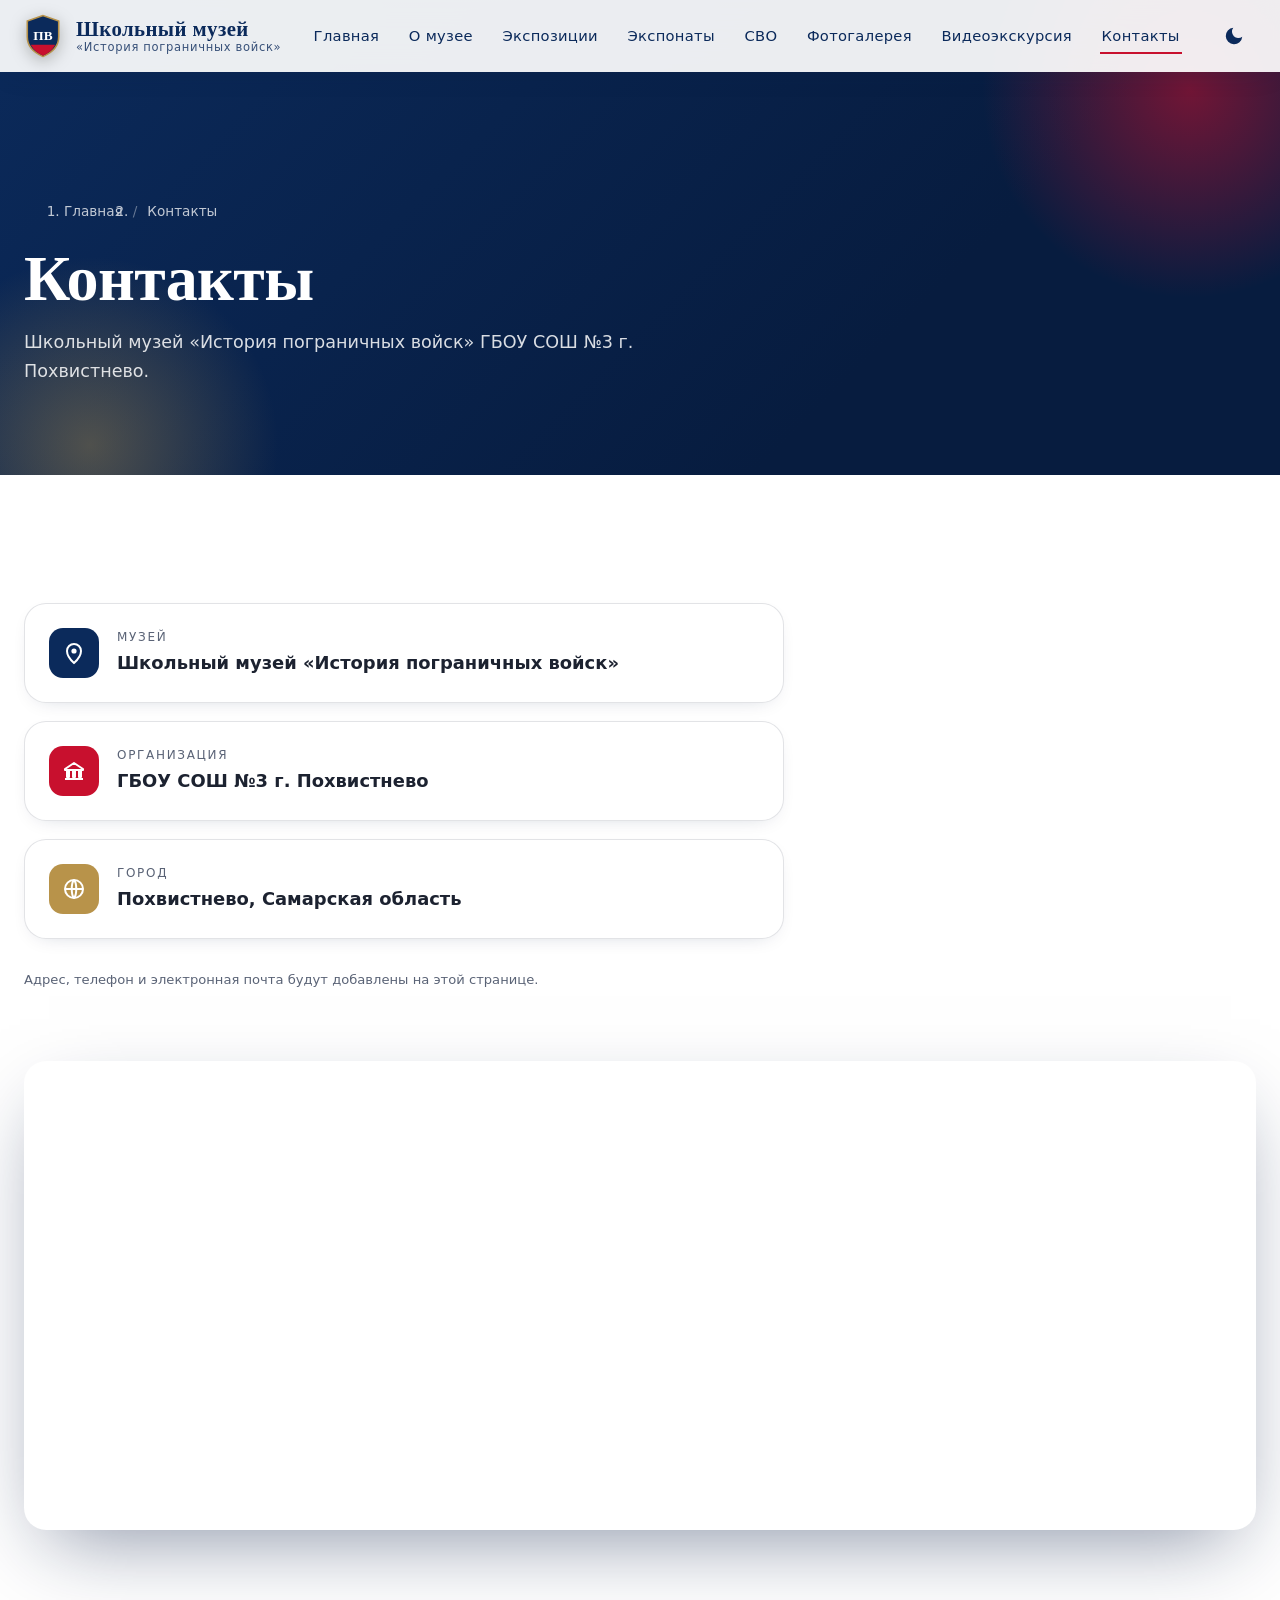
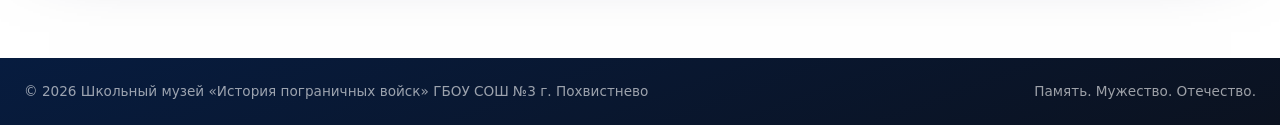
<file: pages/contacts.html>
<!DOCTYPE html>
<html lang="ru">
<head>
  <meta charset="UTF-8">
  <meta name="viewport" content="width=device-width, initial-scale=1">
  <title>Контакты — музей «История пограничных войск», г. Похвистнево</title>
  <meta name="description" content="Школьный музей «История пограничных войск» ГБОУ СОШ №3, г. Похвистнево, Самарская область. Расположение на карте.">
  <meta name="theme-color" content="#0b2a5b">
  <meta property="og:type" content="website">
  <meta property="og:locale" content="ru_RU">
  <meta property="og:title" content="Контакты — музей «История пограничных войск»">
  <meta property="og:description" content="Школьный музей ГБОУ СОШ №3, г. Похвистнево.">
  <meta property="og:image" content="../images/hero.svg">
  <link rel="icon" href="../images/favicon.svg" type="image/svg+xml">
  <link rel="stylesheet" href="../css/style.css">
</head>
<body data-root="..">

  <a class="skip-link" href="#main">Перейти к содержимому</a>

  <header class="header solid" id="header">
    <div class="container header__inner">
      <a class="logo" href="../index.html" aria-label="Школьный музей — на главную">
        <svg class="logo__mark" viewBox="0 0 48 56" aria-hidden="true">
          <path d="M24 2 4 9v20c0 12 8 20 20 25 12-5 20-13 20-25V9L24 2Z" fill="#0b2a5b" stroke="#b8934a" stroke-width="2"/>
          <path d="M9 39h30v1c-3 6-8 10-15 13-7-3-12-7-15-13v-1Z" fill="#c8102e"/>
          <text x="24" y="33" text-anchor="middle" font-family="Georgia, 'Times New Roman', serif" font-weight="700" font-size="17" fill="#fff">ПВ</text>
        </svg>
        <span class="logo__text">
          <strong>Школьный музей</strong>
          <small>«История пограничных войск»</small>
        </span>
      </a>
      <nav class="nav" id="nav" aria-label="Основное меню">
        <ul class="nav__list">
          <li><a href="../index.html">Главная</a></li>
          <li><a href="../index.html#about">О музее</a></li>
          <li><a href="../index.html#expositions">Экспозиции</a></li>
          <li><a href="exhibits.html">Экспонаты</a></li>
          <li><a href="../index.html#svo">СВО</a></li>
          <li><a href="gallery.html">Фотогалерея</a></li>
          <li><a href="../index.html#video">Видеоэкскурсия</a></li>
          <li><a href="contacts.html" class="active">Контакты</a></li>
        </ul>
      </nav>
      <div class="header__tools">
        <button class="icon-btn" id="themeToggle" type="button" aria-label="Переключить тему оформления">
          <svg class="i-moon" viewBox="0 0 24 24" aria-hidden="true"><path d="M21 12.8A9 9 0 1 1 11.2 3a7 7 0 0 0 9.8 9.8Z" fill="currentColor"/></svg>
          <svg class="i-sun" viewBox="0 0 24 24" aria-hidden="true"><circle cx="12" cy="12" r="4.5" fill="currentColor"/><g stroke="currentColor" stroke-width="2" stroke-linecap="round"><path d="M12 1.5v3M12 19.5v3M1.5 12h3M19.5 12h3M4.6 4.6l2.1 2.1M17.3 17.3l2.1 2.1M4.6 19.4l2.1-2.1M17.3 6.7l2.1-2.1"/></g></svg>
        </button>
        <button class="burger" id="burger" type="button" aria-label="Открыть меню" aria-expanded="false" aria-controls="nav">
          <span></span><span></span><span></span>
        </button>
      </div>
    </div>
  </header>

  <main id="main">
    <section class="page-hero">
      <div class="container">
        <ol class="breadcrumbs" aria-label="Хлебные крошки">
          <li><a href="../index.html">Главная</a></li>
          <li>Контакты</li>
        </ol>
        <h1 class="title" data-reveal="up">Контакты</h1>
        <p class="sub" data-reveal="up" style="--d:.1s">Школьный музей «История пограничных войск» ГБОУ СОШ №3 г. Похвистнево.</p>
      </div>
    </section>

    <section class="section">
      <div class="container">
        <div class="contacts-single" data-reveal="up">
          <div class="info-cards">
            <div class="info-card">
              <span class="info-card__ic"><svg viewBox="0 0 24 24" aria-hidden="true"><path d="M12 22s7-6.2 7-12a7 7 0 1 0-14 0c0 5.8 7 12 7 12Z" fill="none" stroke="currentColor" stroke-width="2"/><circle cx="12" cy="10" r="2.6" fill="currentColor"/></svg></span>
              <div><small>Музей</small><strong>Школьный музей «История пограничных войск»</strong></div>
            </div>
            <div class="info-card">
              <span class="info-card__ic"><svg viewBox="0 0 24 24" aria-hidden="true"><path d="M3 10 12 4l9 6v1H3v-1Zm2 2h2v6H5v-6Zm6 0h2v6h-2v-6Zm6 0h2v6h-2v-6ZM3 20h18" fill="none" stroke="currentColor" stroke-width="2" stroke-linejoin="round"/></svg></span>
              <div><small>Организация</small><strong>ГБОУ СОШ №3 г. Похвистнево</strong></div>
            </div>
            <div class="info-card">
              <span class="info-card__ic"><svg viewBox="0 0 24 24" aria-hidden="true"><circle cx="12" cy="12" r="9" fill="none" stroke="currentColor" stroke-width="2"/><path d="M3 12h18M12 3c3 3 3 15 0 18M12 3c-3 3-3 15 0 18" fill="none" stroke="currentColor" stroke-width="2"/></svg></span>
              <div><small>Город</small><strong>Похвистнево, Самарская область</strong></div>
            </div>
          </div>
          <p class="form__note">Адрес, телефон и электронная почта будут добавлены на этой странице.</p>
        </div>

        <div class="map-wide" data-reveal="zoom">
          <iframe title="Карта: г. Похвистнево" loading="lazy" referrerpolicy="no-referrer-when-downgrade"
            src="https://www.openstreetmap.org/export/embed.html?bbox=52.08%2C53.63%2C52.16%2C53.67&amp;layer=mapnik"></iframe>
        </div>
      </div>
    </section>
  </main>

  <footer class="footer">
    <div class="footer__bottom" style="border-top:0">
      <div class="container footer__bottom-inner">
        <span>© <span id="year">2026</span> Школьный музей «История пограничных войск» ГБОУ СОШ №3 г. Похвистнево</span>
        <span>Память. Мужество. Отечество.</span>
      </div>
    </div>
  </footer>

  <button class="to-top" id="toTop" type="button" aria-label="Наверх">
    <svg viewBox="0 0 24 24" aria-hidden="true"><path d="M12 19V5m-6 6 6-6 6 6" fill="none" stroke="currentColor" stroke-width="2" stroke-linecap="round" stroke-linejoin="round"/></svg>
  </button>

  <script src="../js/script.js" defer></script>
</body>
</html>
</file>
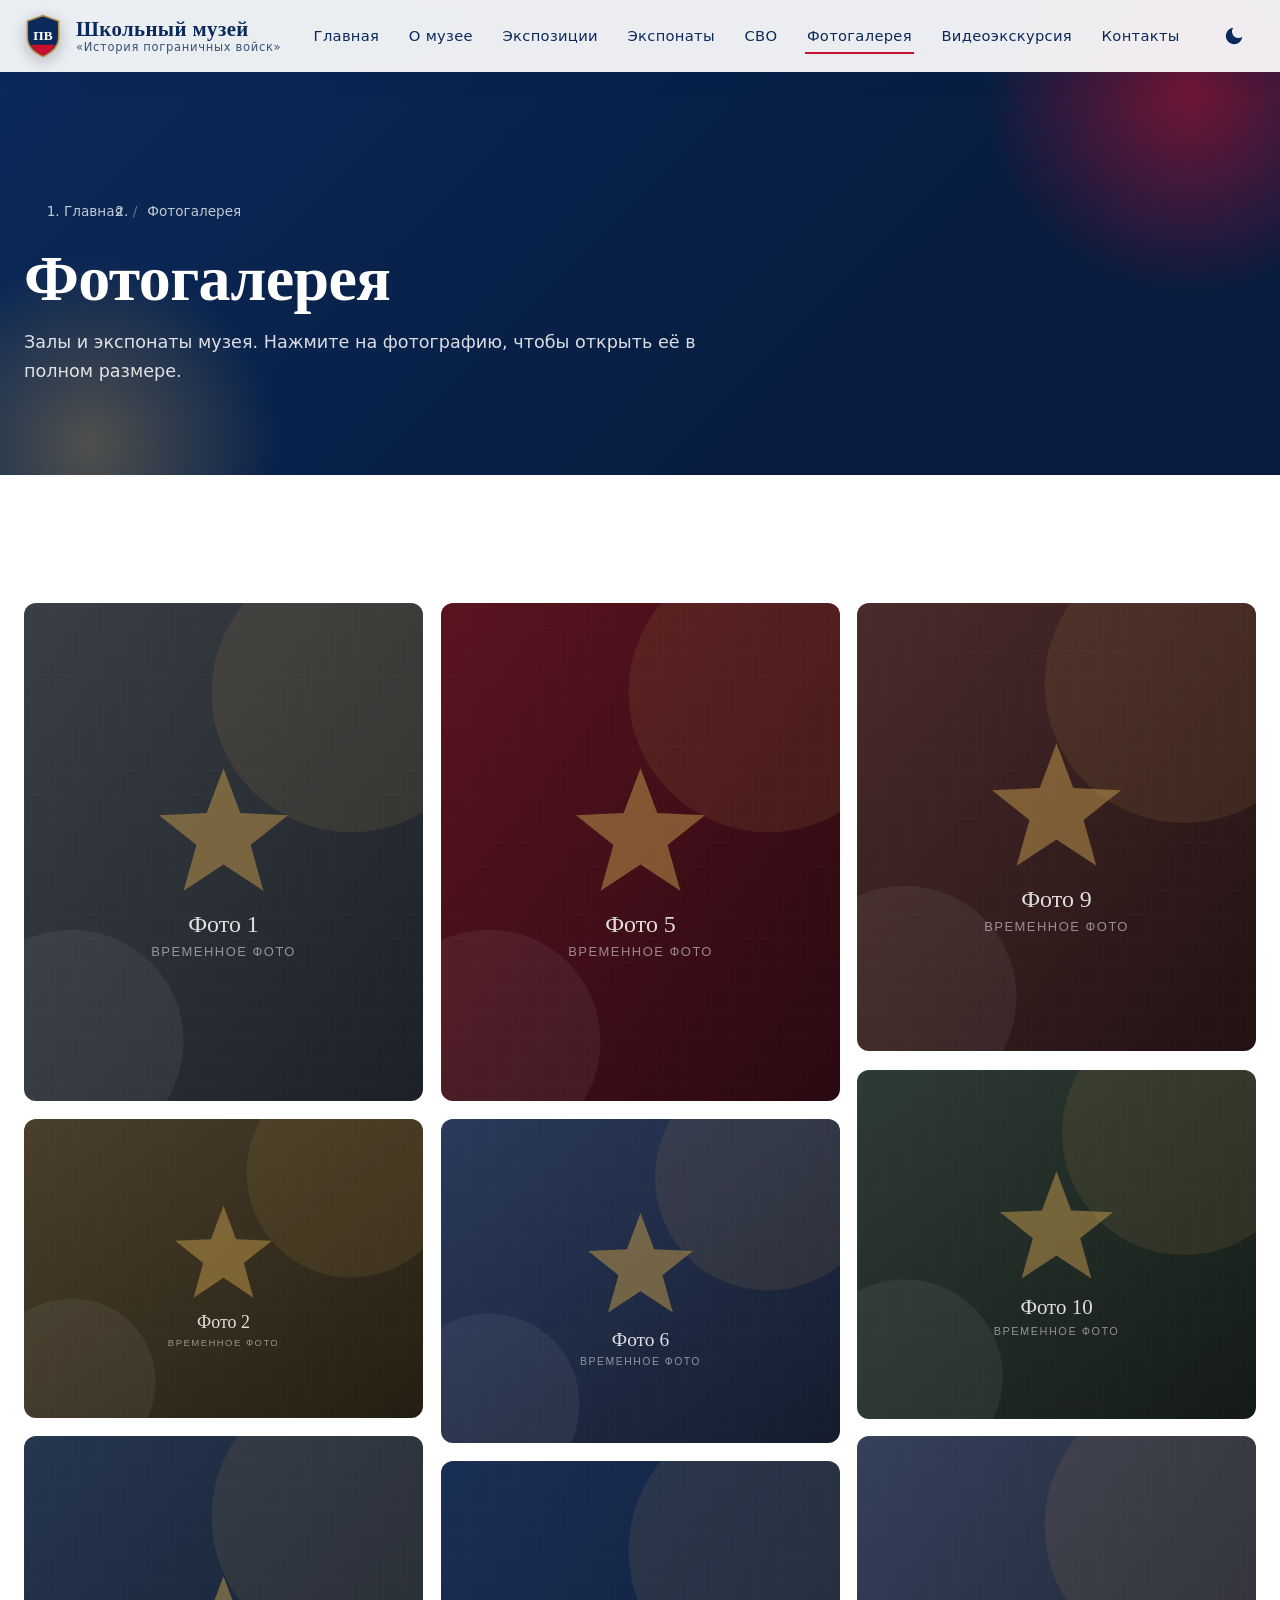
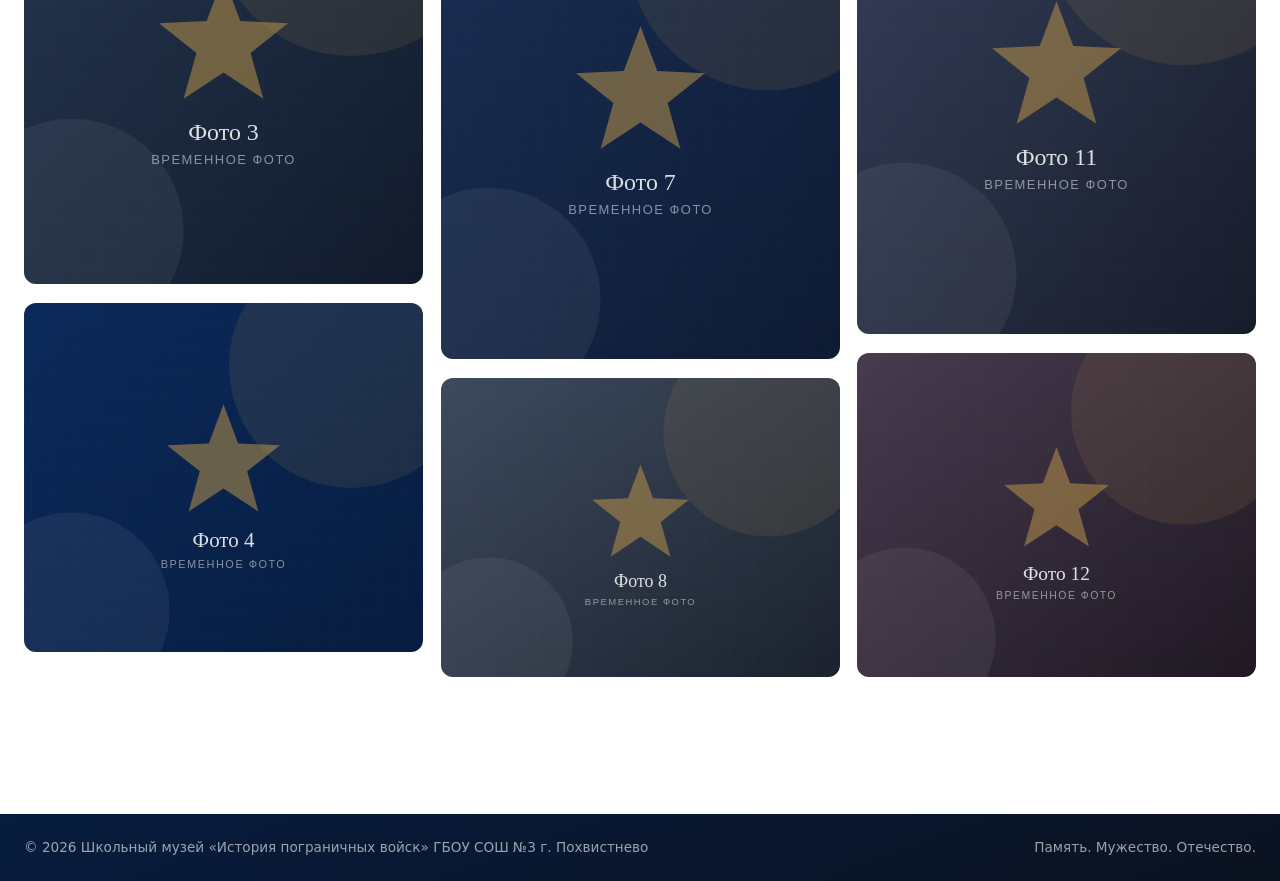
<file: pages/gallery.html>
<!DOCTYPE html>
<html lang="ru">
<head>
  <meta charset="UTF-8">
  <meta name="viewport" content="width=device-width, initial-scale=1">
  <title>Фотогалерея — музей «История пограничных войск», г. Похвистнево</title>
  <meta name="description" content="Фотогалерея школьного музея «История пограничных войск» ГБОУ СОШ №3 г. Похвистнево: залы, экспозиции и экспонаты.">
  <meta name="theme-color" content="#0b2a5b">
  <meta property="og:type" content="website">
  <meta property="og:locale" content="ru_RU">
  <meta property="og:title" content="Фотогалерея — музей «История пограничных войск»">
  <meta property="og:description" content="Музей в фотографиях.">
  <meta property="og:image" content="../images/hero.svg">
  <link rel="icon" href="../images/favicon.svg" type="image/svg+xml">
  <link rel="stylesheet" href="../css/style.css">
</head>
<body data-root="..">

  <a class="skip-link" href="#main">Перейти к содержимому</a>

  <header class="header solid" id="header">
    <div class="container header__inner">
      <a class="logo" href="../index.html" aria-label="Школьный музей — на главную">
        <svg class="logo__mark" viewBox="0 0 48 56" aria-hidden="true">
          <path d="M24 2 4 9v20c0 12 8 20 20 25 12-5 20-13 20-25V9L24 2Z" fill="#0b2a5b" stroke="#b8934a" stroke-width="2"/>
          <path d="M9 39h30v1c-3 6-8 10-15 13-7-3-12-7-15-13v-1Z" fill="#c8102e"/>
          <text x="24" y="33" text-anchor="middle" font-family="Georgia, 'Times New Roman', serif" font-weight="700" font-size="17" fill="#fff">ПВ</text>
        </svg>
        <span class="logo__text">
          <strong>Школьный музей</strong>
          <small>«История пограничных войск»</small>
        </span>
      </a>
      <nav class="nav" id="nav" aria-label="Основное меню">
        <ul class="nav__list">
          <li><a href="../index.html">Главная</a></li>
          <li><a href="../index.html#about">О музее</a></li>
          <li><a href="../index.html#expositions">Экспозиции</a></li>
          <li><a href="exhibits.html">Экспонаты</a></li>
          <li><a href="../index.html#svo">СВО</a></li>
          <li><a href="gallery.html" class="active">Фотогалерея</a></li>
          <li><a href="../index.html#video">Видеоэкскурсия</a></li>
          <li><a href="contacts.html">Контакты</a></li>
        </ul>
      </nav>
      <div class="header__tools">
        <button class="icon-btn" id="themeToggle" type="button" aria-label="Переключить тему оформления">
          <svg class="i-moon" viewBox="0 0 24 24" aria-hidden="true"><path d="M21 12.8A9 9 0 1 1 11.2 3a7 7 0 0 0 9.8 9.8Z" fill="currentColor"/></svg>
          <svg class="i-sun" viewBox="0 0 24 24" aria-hidden="true"><circle cx="12" cy="12" r="4.5" fill="currentColor"/><g stroke="currentColor" stroke-width="2" stroke-linecap="round"><path d="M12 1.5v3M12 19.5v3M1.5 12h3M19.5 12h3M4.6 4.6l2.1 2.1M17.3 17.3l2.1 2.1M4.6 19.4l2.1-2.1M17.3 6.7l2.1-2.1"/></g></svg>
        </button>
        <button class="burger" id="burger" type="button" aria-label="Открыть меню" aria-expanded="false" aria-controls="nav">
          <span></span><span></span><span></span>
        </button>
      </div>
    </div>
  </header>

  <main id="main">
    <section class="page-hero">
      <div class="container">
        <ol class="breadcrumbs" aria-label="Хлебные крошки">
          <li><a href="../index.html">Главная</a></li>
          <li>Фотогалерея</li>
        </ol>
        <h1 class="title" data-reveal="up">Фотогалерея</h1>
        <p class="sub" data-reveal="up" style="--d:.1s">Залы и экспонаты музея. Нажмите на фотографию, чтобы открыть её в полном размере.</p>
      </div>
    </section>

    <section class="section">
      <div class="container">
        <div class="masonry" id="galleryGrid" aria-label="Фотографии музея"></div>
      </div>
    </section>
  </main>

  <footer class="footer">
    <div class="footer__bottom" style="border-top:0">
      <div class="container footer__bottom-inner">
        <span>© <span id="year">2026</span> Школьный музей «История пограничных войск» ГБОУ СОШ №3 г. Похвистнево</span>
        <span>Память. Мужество. Отечество.</span>
      </div>
    </div>
  </footer>

  <button class="to-top" id="toTop" type="button" aria-label="Наверх">
    <svg viewBox="0 0 24 24" aria-hidden="true"><path d="M12 19V5m-6 6 6-6 6 6" fill="none" stroke="currentColor" stroke-width="2" stroke-linecap="round" stroke-linejoin="round"/></svg>
  </button>

  <script src="../js/script.js" defer></script>
</body>
</html>
</file>
<file: css/style.css>
/* ==========================================================
   Школьный музей ГБОУ СОШ №3 г. Похвистнево
   Единый файл стилей для всех страниц
   ========================================================== */

/* ---------- Переменные ---------- */
:root {
  --bg: #ffffff;
  --bg-alt: #f3f5f9;
  --surface: #ffffff;
  --text: #1c2230;
  --muted: #5a6376;
  --line: rgba(20, 30, 55, .12);

  --navy: #0b2a5b;
  --navy-deep: #071c3f;
  --red: #c8102e;
  --red-deep: #9d0c24;
  --gold: #b8934a;
  --gold-soft: #d6b877;
  --graphite: #2b2f38;
  --green: #3d5c3a;
  --green-deep: #2a4228;

  --glass-bg: rgba(255, 255, 255, .14);
  --glass-brd: rgba(255, 255, 255, .28);
  --glass-blur: blur(16px) saturate(140%);

  --header-h: 84px;
  --radius: 22px;
  --radius-sm: 12px;
  --shadow: 0 18px 50px -20px rgba(11, 30, 70, .35);
  --shadow-lg: 0 30px 80px -25px rgba(11, 30, 70, .5);
  --ease: cubic-bezier(.22, .8, .24, 1);

  --font-head: "Cormorant Garamond", "Playfair Display", Georgia, "Times New Roman", serif;
  --font-body: system-ui, -apple-system, "Segoe UI", Roboto, "Helvetica Neue", Arial, sans-serif;
}

[data-theme="dark"] {
  --bg: #0e121b;
  --bg-alt: #141926;
  --surface: #181e2d;
  --text: #e8ebf2;
  --muted: #a1a9ba;
  --line: rgba(255, 255, 255, .12);
  --shadow: 0 18px 50px -20px rgba(0, 0, 0, .7);
  --shadow-lg: 0 30px 80px -25px rgba(0, 0, 0, .8);
}

/* ---------- Базовые стили ---------- */
*, *::before, *::after { box-sizing: border-box; }

html {
  scroll-behavior: smooth;
  scroll-padding-top: calc(var(--header-h) - 10px);
  -webkit-text-size-adjust: 100%;
}

body {
  margin: 0;
  font-family: var(--font-body);
  font-size: clamp(1rem, .95rem + .2vw, 1.1rem);
  line-height: 1.65;
  color: var(--text);
  background: var(--bg);
  transition: background-color .4s var(--ease), color .4s var(--ease);
  overflow-x: hidden;
}

img, iframe, svg { display: block; max-width: 100%; }
img { height: auto; }
a { color: inherit; text-decoration: none; }
ul { margin: 0; padding: 0; list-style: none; }
h1, h2, h3, h4, p, figure { margin: 0; }
button { font: inherit; color: inherit; cursor: pointer; }

:focus-visible { outline: 3px solid var(--gold); outline-offset: 3px; border-radius: 6px; }

.container { width: min(1240px, 100% - 48px); margin-inline: auto; }

.skip-link {
  position: fixed; left: 16px; top: -60px; z-index: 200;
  background: var(--navy); color: #fff; padding: 10px 18px; border-radius: 10px;
  transition: top .2s;
}
.skip-link:focus { top: 16px; }

/* ---------- Типографика ---------- */
.eyebrow {
  display: inline-flex; align-items: center; gap: 12px;
  font-size: .8rem; font-weight: 700; letter-spacing: .22em; text-transform: uppercase;
  color: var(--red);
  margin-bottom: 18px;
}
.eyebrow::before { content: ""; width: 38px; height: 2px; background: currentColor; }
.eyebrow--light { color: var(--gold-soft); }

.title {
  font-family: var(--font-head);
  font-weight: 600;
  font-size: clamp(2.1rem, 1.3rem + 3.4vw, 4rem);
  line-height: 1.08;
  letter-spacing: -.01em;
  color: var(--navy);
}
[data-theme="dark"] .title { color: #fff; }
.title--light { color: #fff; }

.lead { font-size: 1.2em; color: var(--text); margin-bottom: 18px; }

/* ---------- Кнопки ---------- */
.btn {
  --b-bg: var(--navy); --b-fg: #fff; --b-brd: transparent;
  display: inline-flex; align-items: center; justify-content: center; gap: 12px;
  padding: 15px 30px;
  font-weight: 600; font-size: .98rem; letter-spacing: .02em;
  color: var(--b-fg); background: var(--b-bg);
  border: 1.5px solid var(--b-brd);
  border-radius: 999px;
  transition: transform .35s var(--ease), box-shadow .35s var(--ease), background-color .3s, color .3s, border-color .3s;
}
.btn svg { width: 20px; height: 20px; transition: transform .35s var(--ease); }
.btn:hover { transform: translateY(-3px); box-shadow: 0 14px 30px -12px rgba(11, 42, 91, .55); }
.btn:hover svg { transform: translateX(5px); }
.btn:active { transform: translateY(0); }

.btn--primary { --b-bg: var(--navy); }
.btn--primary:hover { --b-bg: var(--red); box-shadow: 0 14px 30px -12px rgba(200, 16, 46, .6); }
.btn--green { --b-bg: var(--green); }
.btn--green:hover { --b-bg: var(--green-deep); box-shadow: 0 14px 30px -12px rgba(61, 92, 58, .7); }
.btn--gold { --b-bg: var(--gold); --b-fg: #1b1608; }
.btn--gold:hover { --b-bg: var(--gold-soft); box-shadow: 0 14px 30px -12px rgba(184, 147, 74, .6); }
.btn--outline { --b-bg: transparent; --b-fg: var(--navy); --b-brd: var(--navy); }
[data-theme="dark"] .btn--outline { --b-fg: #fff; --b-brd: rgba(255, 255, 255, .5); }
.btn--outline:hover { --b-bg: var(--navy); --b-fg: #fff; }
.btn--glass {
  --b-bg: var(--glass-bg); --b-fg: #fff; --b-brd: var(--glass-brd);
  -webkit-backdrop-filter: var(--glass-blur); backdrop-filter: var(--glass-blur);
}
.btn--glass:hover { --b-bg: var(--red); --b-brd: var(--red); }
.btn--lg { padding: 20px clamp(26px, 4vw, 44px); font-size: clamp(.95rem, .9rem + .3vw, 1.1rem); }

.icon-btn {
  display: grid; place-items: center;
  width: 44px; height: 44px;
  background: transparent; border: 0; border-radius: 50%;
  transition: background-color .3s, transform .3s var(--ease);
}
.icon-btn svg { width: 22px; height: 22px; }
.icon-btn:hover { background: rgba(127, 127, 127, .18); transform: scale(1.08); }
.icon-btn--round { border: 1.5px solid var(--line); width: 52px; height: 52px; }
.icon-btn--round:hover { background: var(--navy); color: #fff; border-color: var(--navy); }

.glass {
  background: var(--glass-bg);
  border: 1px solid var(--glass-brd);
  -webkit-backdrop-filter: var(--glass-blur); backdrop-filter: var(--glass-blur);
  border-radius: var(--radius);
}

/* ---------- Шапка ---------- */
.header {
  position: fixed; inset: 0 0 auto 0; z-index: 100;
  height: var(--header-h);
  color: #fff;
  background: transparent;
  transition: background-color .4s var(--ease), color .4s var(--ease), box-shadow .4s var(--ease), height .4s var(--ease);
}
.header__inner { height: 100%; display: flex; align-items: center; justify-content: space-between; gap: 24px; }

.header.scrolled, .header.solid {
  --header-h: 72px;
  height: 72px;
  color: var(--navy);
  background: rgba(255, 255, 255, .92);
  -webkit-backdrop-filter: blur(14px); backdrop-filter: blur(14px);
  box-shadow: 0 6px 30px -12px rgba(11, 30, 70, .25);
}
[data-theme="dark"] .header.scrolled, [data-theme="dark"] .header.solid {
  color: #fff; background: rgba(14, 18, 27, .9);
}

.logo { display: flex; align-items: center; gap: 14px; flex-shrink: 0; }
.logo__mark { width: 38px; height: 44px; filter: drop-shadow(0 4px 8px rgba(0, 0, 0, .25)); }
.logo__text { display: flex; flex-direction: column; line-height: 1.15; }
.logo__text strong { font-family: var(--font-head); font-size: 1.3rem; font-weight: 700; letter-spacing: .02em; }
.logo__text small { font-size: .72rem; opacity: .8; letter-spacing: .06em; }

.nav__list { display: flex; align-items: center; gap: clamp(14px, 2vw, 32px); }
.nav__list a {
  position: relative; display: block; padding: 8px 2px;
  font-size: .92rem; font-weight: 500; letter-spacing: .02em;
}
.nav__list a::after {
  content: ""; position: absolute; left: 0; right: 0; bottom: 2px; height: 2px;
  background: var(--red); transform: scaleX(0); transform-origin: left;
  transition: transform .35s var(--ease);
}
.nav__list a:hover::after, .nav__list a.active::after { transform: scaleX(1); }

.header__tools { display: flex; align-items: center; gap: 6px; }
.i-sun { display: none; }
[data-theme="dark"] .i-sun { display: block; }
[data-theme="dark"] .i-moon { display: none; }

.burger { display: none; width: 44px; height: 44px; background: none; border: 0; position: relative; }
.burger span {
  position: absolute; left: 10px; right: 10px; height: 2px; background: currentColor; border-radius: 2px;
  transition: transform .35s var(--ease), opacity .2s, top .35s var(--ease);
}
.burger span:nth-child(1) { top: 15px; }
.burger span:nth-child(2) { top: 21px; }
.burger span:nth-child(3) { top: 27px; }
.burger[aria-expanded="true"] span:nth-child(1) { top: 21px; transform: rotate(45deg); }
.burger[aria-expanded="true"] span:nth-child(2) { opacity: 0; }
.burger[aria-expanded="true"] span:nth-child(3) { top: 21px; transform: rotate(-45deg); }

/* ---------- Первый экран ---------- */
.hero {
  position: relative;
  min-height: 100vh; min-height: 100svh;
  display: grid; place-items: center;
  color: #fff; text-align: center;
  overflow: hidden;
  isolation: isolate;
}
.hero__bg {
  position: absolute; inset: -8% 0; z-index: -2;
  background-size: cover; background-position: center;
  will-change: transform;
}
.hero__overlay {
  position: absolute; inset: 0; z-index: -1;
  background:
    linear-gradient(180deg, rgba(7, 18, 40, .8) 0%, rgba(7, 18, 40, .35) 38%, rgba(7, 18, 40, .6) 100%),
    radial-gradient(ellipse at center, transparent 40%, rgba(0, 0, 0, .35) 100%);
}
.hero__content { padding-top: var(--header-h); padding-bottom: 80px; display: flex; flex-direction: column; align-items: center; }
.hero__eyebrow {
  font-size: .8rem; letter-spacing: .35em; text-transform: uppercase; color: var(--gold-soft);
  margin-bottom: 22px;
}
.hero__title {
  display: flex; flex-direction: column; align-items: center;
  font-family: var(--font-head); font-weight: 600; line-height: 1;
  text-shadow: 0 6px 40px rgba(0, 0, 0, .45);
}
.hero__title > span:first-child {
  max-width: 16ch;
  font-size: clamp(2.6rem, .8rem + 7.4vw, 6.6rem);
  line-height: 1.02;
  letter-spacing: .03em; text-transform: uppercase;
  text-wrap: balance;
}
.hero__sub {
  margin-top: 18px;
  font-size: clamp(1.4rem, .9rem + 2.6vw, 3rem);
  letter-spacing: .12em; text-transform: uppercase; font-weight: 500;
}
.hero__city {
  margin-top: 10px;
  font-family: var(--font-body);
  font-size: clamp(1rem, .9rem + .7vw, 1.5rem);
  font-weight: 300; letter-spacing: .3em; text-transform: uppercase; opacity: .9;
}
.hero__motto {
  margin: clamp(26px, 4vh, 44px) 0 clamp(30px, 5vh, 52px);
  display: flex; flex-wrap: wrap; justify-content: center; gap: 6px 22px;
  font-family: var(--font-head); font-style: italic;
  font-size: clamp(1.4rem, 1rem + 1.8vw, 2.4rem);
}
.hero__motto span:nth-child(1) { color: #fff; }
.hero__motto span:nth-child(2) { color: var(--gold-soft); }
.hero__motto span:nth-child(3) { color: #ff6b81; }

.hero__scroll {
  position: absolute; right: clamp(20px, 4vw, 56px); bottom: clamp(24px, 5vh, 52px);
  display: grid; place-items: center;
  width: 60px; height: 60px; border-radius: 50%;
  border: 1.5px solid var(--glass-brd);
  background: var(--glass-bg);
  -webkit-backdrop-filter: var(--glass-blur); backdrop-filter: var(--glass-blur);
  transition: background-color .3s, transform .3s var(--ease);
}
.hero__scroll svg { width: 24px; height: 24px; animation: bounce 2s infinite var(--ease); }
.hero__scroll:hover { background: var(--red); border-color: var(--red); }
@keyframes bounce { 0%, 100% { transform: translateY(-3px); } 50% { transform: translateY(6px); } }

/* ---------- Секции ---------- */
.section { padding-block: clamp(70px, 10vw, 140px); }
.section--alt { background: var(--bg-alt); }
.section--dark { background: linear-gradient(160deg, var(--navy-deep), var(--graphite)); color: #fff; }
.section__head { margin-bottom: clamp(36px, 5vw, 64px); }
.section__head--row { display: flex; align-items: flex-end; justify-content: space-between; gap: 24px; flex-wrap: wrap; }
.section__head--light .title { color: #fff; }
.section__head--light .eyebrow { color: var(--gold-soft); }

/* ---------- О музее ---------- */
.about__grid { display: grid; grid-template-columns: 1fr 1.05fr; gap: clamp(36px, 6vw, 100px); align-items: center; }
.about__photo { position: relative; border-radius: var(--radius); box-shadow: var(--shadow-lg); }
.about__photo img { width: 100%; aspect-ratio: 4 / 5; object-fit: cover; border-radius: var(--radius); }
.about__photo::before {
  content: ""; position: absolute; inset: 22px -22px -22px 22px; z-index: -1;
  border: 2px solid var(--gold); border-radius: var(--radius);
}
.about__badge {
  position: absolute; right: -24px; bottom: 40px;
  padding: 18px 26px; color: #fff;
  background: rgba(11, 42, 91, .72);
  display: flex; flex-direction: column; gap: 2px;
  box-shadow: var(--shadow);
}
.about__badge strong { font-family: var(--font-head); font-size: 2.6rem; line-height: 1; color: var(--gold-soft); }
.about__badge span { font-size: .85rem; letter-spacing: .04em; }
.about__text p + p { margin-top: 14px; }
.about__text .title { margin-bottom: 24px; }
.about__text { color: var(--muted); }
.about__facts { display: flex; flex-wrap: wrap; gap: 10px; margin: 28px 0 34px; }
.about__facts li {
  padding: 9px 18px; border-radius: 999px; font-size: .9rem; font-weight: 500;
  color: var(--navy); background: var(--bg-alt); border: 1px solid var(--line);
}
[data-theme="dark"] .about__facts li { color: var(--text); }

/* ---------- Счётчики ---------- */
.stats {
  position: relative; padding-block: clamp(50px, 6vw, 80px);
  background: linear-gradient(135deg, var(--navy) 0%, var(--navy-deep) 100%);
  overflow: hidden;
}
.stats::before, .stats::after {
  content: ""; position: absolute; border-radius: 50%; filter: blur(70px); opacity: .5;
}
.stats::before { width: 340px; height: 340px; background: var(--red); left: -120px; top: -140px; }
.stats::after { width: 300px; height: 300px; background: var(--gold); right: -100px; bottom: -140px; opacity: .35; }
.stats__grid { position: relative; display: grid; grid-template-columns: repeat(4, 1fr); gap: 20px; }
.stat { padding: 34px 20px; text-align: center; color: #fff; transition: transform .4s var(--ease), background-color .3s; }
.stat:hover { transform: translateY(-6px); background: rgba(255, 255, 255, .2); }
.stat strong { display: block; font-family: var(--font-head); font-size: clamp(2.6rem, 2rem + 2.5vw, 4.4rem); line-height: 1; color: var(--gold-soft); }
.stat span { display: block; margin-top: 10px; font-size: .9rem; letter-spacing: .08em; text-transform: uppercase; opacity: .9; }

/* ---------- Экспозиции ---------- */
.expos .section__head { margin-bottom: clamp(30px, 4vw, 50px); }
.expo {
  --accent: var(--red);
  position: relative;
  display: grid; grid-template-columns: 1.25fr 1fr;
  min-height: clamp(380px, 48vw, 600px);
  margin-top: 2px;
  background: var(--surface);
}
.expo--reverse { grid-template-columns: 1fr 1.25fr; }
.expo--reverse .expo__media { order: 2; }
.expo__media { position: relative; overflow: hidden; }
.expo__media img { width: 100%; height: 100%; object-fit: cover; transition: transform 1.1s var(--ease); }
.expo:hover .expo__media img { transform: scale(1.07); }
.expo__media::after {
  content: ""; position: absolute; inset: 0;
  background: linear-gradient(90deg, rgba(7, 18, 40, 0) 55%, rgba(7, 18, 40, .25));
  pointer-events: none;
}
.expo--reverse .expo__media::after { background: linear-gradient(270deg, rgba(7, 18, 40, 0) 55%, rgba(7, 18, 40, .25)); }

.expo__body {
  position: relative;
  display: flex; flex-direction: column; justify-content: center; align-items: flex-start;
  gap: 20px;
  padding: clamp(32px, 5vw, 84px);
}
.expo__num {
  font-family: var(--font-head); font-size: clamp(3.2rem, 2rem + 5vw, 6.5rem); font-weight: 700; line-height: .8;
  color: transparent; -webkit-text-stroke: 1.5px var(--gold);
}
.expo__body h3 {
  font-family: var(--font-head); font-weight: 600; line-height: 1.1;
  font-size: clamp(1.8rem, 1.2rem + 2.2vw, 3rem);
  color: var(--navy);
}
[data-theme="dark"] .expo__body h3 { color: #fff; }
.expo__body p { color: var(--muted); max-width: 46ch; }
.expo__body::before {
  content: ""; position: absolute; top: 0; left: 0; width: 4px; height: 0;
  background: var(--accent); transition: height .8s var(--ease);
}
.expo--reverse .expo__body::before { left: auto; right: 0; }
.expo:hover .expo__body::before { height: 100%; }

.tags { display: flex; flex-wrap: wrap; gap: 8px; }
.tags li {
  padding: 6px 14px; font-size: .82rem; border-radius: 999px;
  background: var(--bg-alt); border: 1px solid var(--line); color: var(--muted);
  transition: background-color .3s, color .3s, border-color .3s;
}
.expo:hover .tags li { border-color: var(--accent); }

/* Пограничные войска — зелёный акцент только здесь */
.expo--border { --accent: var(--green); background: linear-gradient(135deg, #f1f5ee, #e5ece0); }
[data-theme="dark"] .expo--border { background: linear-gradient(135deg, #172217, #1c2a1c); }
.expo--border .expo__num { -webkit-text-stroke-color: var(--green); }
.expo--border .expo__body h3 { color: var(--green-deep); }
[data-theme="dark"] .expo--border .expo__body h3 { color: #a9cba5; }
.expo--border .tags li { background: rgba(61, 92, 58, .12); border-color: rgba(61, 92, 58, .3); color: var(--green-deep); }
[data-theme="dark"] .expo--border .tags li { color: #b8d4b4; }

/* ---------- Слайдер ---------- */
.slider__nav { display: flex; gap: 12px; }
.slider {
  display: flex; gap: 22px;
  padding: 10px max(24px, calc((100vw - 1240px) / 2)) 30px;
  overflow-x: auto; scroll-snap-type: x mandatory; scroll-padding-inline: max(24px, calc((100vw - 1240px) / 2));
  scrollbar-width: none;
}
.slider::-webkit-scrollbar { display: none; }
.slide {
  position: relative; flex: 0 0 clamp(250px, 28vw, 380px);
  aspect-ratio: 4 / 5; border-radius: var(--radius); overflow: hidden;
  scroll-snap-align: start; box-shadow: var(--shadow);
  transition: transform .5s var(--ease), box-shadow .5s var(--ease);
}
.slide:hover { transform: translateY(-8px); box-shadow: var(--shadow-lg); }
.slide img { width: 100%; height: 100%; object-fit: cover; transition: transform .9s var(--ease); }
.slide:hover img { transform: scale(1.08); }
.slide figcaption {
  position: absolute; inset: auto 0 0 0; padding: 60px 24px 24px;
  display: flex; flex-direction: column; gap: 4px; color: #fff;
  background: linear-gradient(0deg, rgba(7, 18, 40, .88), transparent);
}
.slide figcaption small { font-size: .75rem; letter-spacing: .12em; text-transform: uppercase; color: var(--gold-soft); }
.slide figcaption strong { font-family: var(--font-head); font-size: 1.6rem; font-weight: 600; line-height: 1.15; }

/* ---------- Временная шкала ---------- */
.timeline__wrap { display: grid; gap: 40px; }
.timeline__rail {
  position: relative; display: flex; justify-content: space-between; gap: 8px;
  padding-top: 26px; overflow-x: auto; scrollbar-width: none;
}
.timeline__rail::-webkit-scrollbar { display: none; }
.timeline__rail::before {
  content: ""; position: absolute; left: 0; right: 0; top: 36px; height: 2px; background: var(--line);
}
.tl-dot {
  position: relative; flex: 1 0 90px; display: flex; flex-direction: column; align-items: center; gap: 14px;
  background: none; border: 0; padding: 0; color: var(--muted);
}
.tl-dot::before {
  content: ""; width: 20px; height: 20px; border-radius: 50%;
  background: var(--bg); border: 3px solid var(--line); position: relative; z-index: 1;
  transition: transform .4s var(--ease), border-color .3s, background-color .3s;
}
.tl-dot span { font-family: var(--font-head); font-size: 1.5rem; font-weight: 600; transition: color .3s; }
.tl-dot:hover::before { border-color: var(--gold); transform: scale(1.2); }
.tl-dot.active { color: var(--red); }
.tl-dot.active::before { background: var(--red); border-color: var(--red); transform: scale(1.4); box-shadow: 0 0 0 8px rgba(200, 16, 46, .15); }

.timeline__panel {
  position: relative; padding: clamp(28px, 4vw, 56px);
  background: linear-gradient(135deg, var(--navy), var(--navy-deep)); color: #fff;
  border: 0; overflow: hidden; min-height: 220px;
  box-shadow: var(--shadow);
}
.timeline__panel::after {
  content: ""; position: absolute; right: -60px; top: -60px; width: 220px; height: 220px; border-radius: 50%;
  background: radial-gradient(circle, rgba(184, 147, 74, .5), transparent 70%);
}
.timeline__year { font-family: var(--font-head); font-size: clamp(3rem, 2rem + 4vw, 5.5rem); font-weight: 700; line-height: 1; color: var(--gold-soft); }
.timeline__panel h3 { font-family: var(--font-head); font-size: clamp(1.5rem, 1.1rem + 1.4vw, 2.2rem); margin: 10px 0 12px; font-weight: 600; }
.timeline__panel p { max-width: 62ch; opacity: .88; }
.timeline__panel > * { animation: tlIn .6s var(--ease) both; }
@keyframes tlIn { from { opacity: 0; transform: translateY(14px); } to { opacity: 1; transform: none; } }

/* ---------- Видеоэкскурсия ---------- */
.player {
  position: relative; aspect-ratio: 16 / 9; border-radius: var(--radius); overflow: hidden;
  box-shadow: var(--shadow-lg); background: #000;
}
.player img { width: 100%; height: 100%; object-fit: cover; opacity: .75; }
.player::after { content: ""; position: absolute; inset: 0; background: radial-gradient(circle, transparent 30%, rgba(0, 0, 0, .5)); pointer-events: none; }
.player__play {
  position: absolute; z-index: 2; inset: 0; margin: auto;
  width: clamp(76px, 10vw, 118px); height: clamp(76px, 10vw, 118px); border-radius: 50%;
  display: grid; place-items: center; color: #fff;
  background: var(--red); border: 0;
  box-shadow: 0 0 0 0 rgba(200, 16, 46, .6);
  animation: pulse 2.4s infinite;
  transition: transform .35s var(--ease), background-color .3s;
}
.player__play svg { width: 42%; height: 42%; margin-left: 5%; }
.player__play:hover { transform: scale(1.1); background: var(--red-deep); }
@keyframes pulse { 70% { box-shadow: 0 0 0 28px rgba(200, 16, 46, 0); } 100% { box-shadow: 0 0 0 0 rgba(200, 16, 46, 0); } }
.player__note { position: absolute; z-index: 3; left: 50%; bottom: 7%; transform: translateX(-50%); padding: 14px 26px; text-align: center; color: #fff; width: min(90%, 520px); background: rgba(7, 18, 40, .6); }
.video__text { max-width: 760px; margin-top: 44px; }
.video__text h3 { font-family: var(--font-head); font-size: 2rem; margin-bottom: 12px; }
.video__text p { opacity: .8; }

/* ---------- Masonry-галерея ---------- */
.masonry { columns: 3 280px; column-gap: 18px; }
.masonry__item {
  position: relative; display: block; margin-bottom: 18px; break-inside: avoid;
  border-radius: var(--radius-sm); overflow: hidden; cursor: zoom-in;
  background: var(--bg-alt);
}
.masonry__item img { width: 100%; transition: transform .8s var(--ease), filter .5s; }
.masonry__item::after {
  content: attr(data-title); position: absolute; inset: auto 0 0 0; padding: 40px 18px 16px;
  color: #fff; font-size: .95rem; font-weight: 500;
  background: linear-gradient(0deg, rgba(7, 18, 40, .85), transparent);
  opacity: 0; transform: translateY(12px); transition: opacity .4s, transform .4s var(--ease);
}
.masonry__item:hover img { transform: scale(1.08); }
.masonry__item:hover::after { opacity: 1; transform: none; }

/* ---------- Lightbox ---------- */
.lightbox {
  position: fixed; inset: 0; z-index: 300;
  display: grid; place-items: center; padding: 24px;
  background: rgba(5, 10, 22, .92);
  -webkit-backdrop-filter: blur(8px); backdrop-filter: blur(8px);
  opacity: 0; visibility: hidden; transition: opacity .35s, visibility .35s;
}
.lightbox.open { opacity: 1; visibility: visible; }
.lightbox__figure { max-width: min(1200px, 100%); max-height: 100%; display: flex; flex-direction: column; align-items: center; gap: 14px; transform: scale(.92); transition: transform .45s var(--ease); }
.lightbox.open .lightbox__figure { transform: none; }
.lightbox__img { max-width: 100%; max-height: calc(100vh - 140px); width: auto; border-radius: var(--radius-sm); box-shadow: 0 30px 90px rgba(0, 0, 0, .6); }
.lightbox__cap { color: #fff; text-align: center; font-size: 1rem; }
.lightbox__cap small { display: block; opacity: .6; font-size: .8rem; margin-top: 4px; }
.lightbox__btn {
  position: absolute; display: grid; place-items: center; width: 54px; height: 54px; border-radius: 50%;
  color: #fff; background: rgba(255, 255, 255, .12); border: 1px solid rgba(255, 255, 255, .25);
  transition: background-color .3s, transform .3s var(--ease);
}
.lightbox__btn svg { width: 24px; height: 24px; }
.lightbox__btn:hover { background: var(--red); transform: scale(1.08); }
.lightbox__close { top: 20px; right: 20px; }
.lightbox__prev { left: 20px; top: 50%; margin-top: -27px; }
.lightbox__next { right: 20px; top: 50%; margin-top: -27px; }

/* ---------- Подвал ---------- */
.footer { background: linear-gradient(160deg, var(--navy-deep), #0b1220); color: #fff; }
.footer__grid { display: grid; grid-template-columns: 1fr 1.15fr; gap: clamp(30px, 5vw, 80px); padding-block: clamp(60px, 8vw, 110px); align-items: stretch; }
.footer__info .title { margin-bottom: 30px; }
.contact-list { display: grid; gap: 20px; margin-bottom: 34px; }
.contact-list li { display: flex; flex-direction: column; gap: 2px; padding-bottom: 18px; border-bottom: 1px solid rgba(255, 255, 255, .14); }
.contact-list span { font-size: .75rem; letter-spacing: .16em; text-transform: uppercase; color: var(--gold-soft); }
.contact-list strong, .contact-list a { font-size: 1.15rem; font-weight: 500; }
.contact-list a:hover { color: var(--gold-soft); }
.footer__map { min-height: 340px; border-radius: var(--radius); overflow: hidden; box-shadow: var(--shadow-lg); border: 1px solid rgba(255, 255, 255, .15); }
.footer__map iframe { width: 100%; height: 100%; min-height: 340px; border: 0; filter: grayscale(.4) contrast(1.05); }
[data-theme="dark"] .footer__map iframe { filter: grayscale(.6) invert(.9) hue-rotate(180deg); }
.footer__bottom { border-top: 1px solid rgba(255, 255, 255, .12); padding-block: 22px; font-size: .85rem; color: rgba(255, 255, 255, .6); }
.footer__bottom-inner { display: flex; justify-content: space-between; gap: 12px; flex-wrap: wrap; }

/* ---------- Кнопка «Наверх» ---------- */
.to-top {
  position: fixed; right: 24px; bottom: 24px; z-index: 90;
  display: grid; place-items: center; width: 54px; height: 54px; border-radius: 50%;
  color: #fff; background: var(--navy); border: 0; box-shadow: var(--shadow);
  opacity: 0; visibility: hidden; transform: translateY(20px);
  transition: opacity .35s, visibility .35s, transform .35s var(--ease), background-color .3s;
}
.to-top svg { width: 24px; height: 24px; }
.to-top.show { opacity: 1; visibility: visible; transform: none; }
.to-top:hover { background: var(--red); transform: translateY(-4px); }

/* ---------- Внутренние страницы ---------- */
.page-hero {
  position: relative; padding: calc(var(--header-h) + clamp(50px, 8vw, 110px)) 0 clamp(50px, 7vw, 90px);
  color: #fff; overflow: hidden; isolation: isolate;
  background: linear-gradient(135deg, var(--navy) 0%, var(--navy-deep) 70%);
}
.page-hero::before {
  content: ""; position: absolute; z-index: -1; right: -120px; top: -120px; width: 420px; height: 420px; border-radius: 50%;
  background: radial-gradient(circle, rgba(200, 16, 46, .55), transparent 70%);
}
.page-hero::after {
  content: ""; position: absolute; z-index: -1; left: -100px; bottom: -160px; width: 380px; height: 380px; border-radius: 50%;
  background: radial-gradient(circle, rgba(184, 147, 74, .4), transparent 70%);
}
.page-hero .title { color: #fff; margin-bottom: 14px; }
.page-hero p.sub { max-width: 60ch; opacity: .85; }
.breadcrumbs { display: flex; gap: 10px; font-size: .85rem; opacity: .75; margin-bottom: 22px; }
.breadcrumbs a:hover { color: var(--gold-soft); }
.breadcrumbs li + li::before { content: "/"; margin-right: 10px; opacity: .5; }

/* Поиск и фильтры экспонатов */
.toolbar { display: grid; gap: 22px; margin-bottom: 40px; }
.search {
  position: relative; display: flex; align-items: center;
  background: var(--surface); border: 1.5px solid var(--line); border-radius: 999px;
  box-shadow: var(--shadow); transition: border-color .3s, box-shadow .3s;
}
.search:focus-within { border-color: var(--navy); box-shadow: 0 0 0 5px rgba(11, 42, 91, .12), var(--shadow); }
.search svg { position: absolute; left: 24px; width: 22px; height: 22px; color: var(--muted); pointer-events: none; }
.search input {
  width: 100%; padding: 20px 60px 20px 58px; font: inherit; font-size: 1.05rem;
  color: var(--text); background: transparent; border: 0; outline: 0; border-radius: 999px;
}
.search input::placeholder { color: var(--muted); }
.search__clear {
  position: absolute; right: 14px; width: 36px; height: 36px; border-radius: 50%; border: 0;
  background: var(--bg-alt); font-size: 1.2rem; line-height: 1; display: none;
}
.search__clear.show { display: block; }

.chips { display: flex; flex-wrap: wrap; gap: 10px; }
.chip {
  padding: 10px 20px; font-size: .9rem; font-weight: 500; border-radius: 999px;
  background: var(--surface); border: 1.5px solid var(--line); color: var(--text);
  transition: background-color .3s, color .3s, border-color .3s, transform .3s var(--ease);
}
.chip:hover { transform: translateY(-2px); border-color: var(--navy); }
.chip.active { background: var(--navy); color: #fff; border-color: var(--navy); }
.chip[data-cat="border"].active { background: var(--green); border-color: var(--green); }
.results-info { color: var(--muted); font-size: .92rem; }

.cards { display: grid; grid-template-columns: repeat(auto-fill, minmax(min(100%, 290px), 1fr)); gap: 26px; }
.card {
  --accent: var(--red);
  position: relative; display: flex; flex-direction: column;
  background: var(--surface); border: 1px solid var(--line); border-radius: var(--radius); overflow: hidden;
  box-shadow: 0 6px 22px -14px rgba(11, 30, 70, .3);
  transition: transform .5s var(--ease), box-shadow .5s var(--ease), border-color .4s;
  animation: cardIn .6s var(--ease) both;
}
.card[data-cat="border"] { --accent: var(--green); }
.card:hover { transform: translateY(-10px) scale(1.015); box-shadow: var(--shadow-lg), 0 0 0 2px var(--accent); border-color: transparent; }
.card__media { position: relative; aspect-ratio: 4 / 3; overflow: hidden; background: var(--bg-alt); }
.card__media img { width: 100%; height: 100%; object-fit: cover; transition: transform .9s var(--ease); }
.card:hover .card__media img { transform: scale(1.12); }
.card__media::after {
  content: ""; position: absolute; inset: 0;
  background: linear-gradient(0deg, color-mix(in srgb, var(--accent) 55%, transparent), transparent 55%);
  opacity: 0; transition: opacity .5s;
}
.card:hover .card__media::after { opacity: 1; }
.card__body { padding: 22px 24px 26px; display: flex; flex-direction: column; gap: 8px; flex: 1; }
.card__cat { font-size: .72rem; font-weight: 700; letter-spacing: .14em; text-transform: uppercase; color: var(--accent); }
.card__title { font-family: var(--font-head); font-size: 1.55rem; line-height: 1.15; font-weight: 600; color: var(--navy); }
[data-theme="dark"] .card__title { color: #fff; }
.card__text { font-size: .92rem; color: var(--muted); }
@keyframes cardIn { from { opacity: 0; transform: translateY(24px); } to { opacity: 1; transform: none; } }

.empty { display: none; text-align: center; padding: 60px 20px; color: var(--muted); }
.empty.show { display: block; }
.empty strong { display: block; font-family: var(--font-head); font-size: 2rem; color: var(--navy); margin-bottom: 8px; }
[data-theme="dark"] .empty strong { color: #fff; }

/* Контакты */
.contacts-grid { display: grid; grid-template-columns: 1fr 1fr; gap: clamp(30px, 5vw, 70px); }
.info-cards { display: grid; gap: 18px; margin-bottom: 30px; }
.info-card {
  display: flex; gap: 18px; align-items: flex-start; padding: 24px;
  background: var(--surface); border: 1px solid var(--line); border-radius: var(--radius);
  box-shadow: 0 6px 22px -14px rgba(11, 30, 70, .3);
  transition: transform .4s var(--ease), box-shadow .4s;
}
.info-card:hover { transform: translateY(-4px); box-shadow: var(--shadow); }
.info-card__ic { flex: none; display: grid; place-items: center; width: 50px; height: 50px; border-radius: 14px; color: #fff; background: var(--navy); }
.info-card__ic svg { width: 24px; height: 24px; }
.info-card:nth-child(2) .info-card__ic { background: var(--red); }
.info-card:nth-child(3) .info-card__ic { background: var(--gold); }
.info-card small { display: block; font-size: .75rem; letter-spacing: .14em; text-transform: uppercase; color: var(--muted); }
.info-card strong, .info-card a { font-size: 1.12rem; font-weight: 600; }
.info-card a:hover { color: var(--red); }

.form { display: grid; gap: 18px; padding: clamp(26px, 4vw, 44px); background: var(--surface); border: 1px solid var(--line); border-radius: var(--radius); box-shadow: var(--shadow); }
.form h2 { font-family: var(--font-head); font-size: 2rem; color: var(--navy); }
[data-theme="dark"] .form h2 { color: #fff; }
.field { display: grid; gap: 6px; }
.field label { font-size: .85rem; font-weight: 600; color: var(--muted); }
.field input, .field textarea {
  width: 100%; padding: 15px 18px; font: inherit; color: var(--text);
  background: var(--bg-alt); border: 1.5px solid transparent; border-radius: var(--radius-sm); outline: 0;
  transition: border-color .3s, background-color .3s, box-shadow .3s;
}
.field textarea { resize: vertical; min-height: 140px; }
.field input:focus, .field textarea:focus { border-color: var(--navy); background: var(--surface); box-shadow: 0 0 0 4px rgba(11, 42, 91, .12); }
.form__note { font-size: .82rem; color: var(--muted); }
.map-wide { margin-top: clamp(40px, 6vw, 70px); border-radius: var(--radius); overflow: hidden; box-shadow: var(--shadow-lg); aspect-ratio: 21 / 8; min-height: 300px; }
.map-wide iframe { width: 100%; height: 100%; border: 0; }

/* ---------- Анимации появления ---------- */
[data-reveal] {
  opacity: 0;
  transition: opacity .9s var(--ease), transform .9s var(--ease);
  transition-delay: var(--d, 0s);
  will-change: opacity, transform;
}
[data-reveal="up"] { transform: translateY(46px); }
[data-reveal="zoom"] { transform: scale(.9); }
[data-reveal="left"] { transform: translateX(-60px); }
[data-reveal="right"] { transform: translateX(60px); }
[data-reveal].in { opacity: 1; transform: none; }

/* ---------- Адаптив ---------- */
@media (max-width: 1100px) {
  .logo__text small { display: none; }
  .nav__list { gap: 16px; }
}

@media (max-width: 980px) {
  .burger { display: block; }
  .nav {
    position: fixed; inset: 0 0 0 auto; width: min(86vw, 380px); z-index: -1;
    padding: calc(var(--header-h) + 24px) 32px 32px;
    background: var(--navy-deep); color: #fff;
    transform: translateX(100%); transition: transform .5s var(--ease);
    box-shadow: -30px 0 80px rgba(0, 0, 0, .4);
  }
  .nav.open { transform: none; }
  .nav__list { flex-direction: column; align-items: stretch; gap: 0; }
  .nav__list a { padding: 16px 0; font-size: 1.15rem; border-bottom: 1px solid rgba(255, 255, 255, .1); }
  .header.open { color: #fff; }

  .about__grid, .contacts-grid, .footer__grid { grid-template-columns: 1fr; }
  .about__badge { right: 12px; }
  .about__photo::before { inset: 14px -10px -14px 14px; }
  .stats__grid { grid-template-columns: repeat(2, 1fr); }

  .expo, .expo--reverse { grid-template-columns: 1fr; min-height: 0; }
  .expo--reverse .expo__media { order: 0; }
  .expo__media { aspect-ratio: 16 / 10; }
  .expo__media::after, .expo--reverse .expo__media::after { background: linear-gradient(0deg, rgba(7, 18, 40, .25), transparent 50%); }
  .expo__body::before { width: 100%; height: 4px; top: auto; bottom: 0; }
  .expo--reverse .expo__body::before { right: auto; left: 0; }
  .expo:hover .expo__body::before { height: 4px; }
}

@media (max-width: 640px) {
  .container { width: min(1240px, 100% - 32px); }
  .stats__grid { gap: 12px; }
  .stat { padding: 24px 12px; }
  .hero__scroll { right: 50%; transform: translateX(50%); bottom: 20px; }
  .hero__content { padding-bottom: 120px; }
  .masonry { columns: 2 150px; column-gap: 12px; }
  .masonry__item { margin-bottom: 12px; }
  .timeline__rail { padding-bottom: 8px; }
  .footer__bottom-inner { flex-direction: column; }
  .to-top { right: 16px; bottom: 16px; }
  .lightbox__prev { left: 8px; } .lightbox__next { right: 8px; }
  .map-wide { aspect-ratio: 4 / 3; }
}

/* ---------- Дополнения: каталог, коллекция, модальное окно ---------- */
[hidden] { display: none !important; }

.collection .cards { grid-template-columns: repeat(4, 1fr); }
.card { cursor: pointer; }
.card__num {
  position: absolute; left: 14px; top: 14px; z-index: 2; pointer-events: none;
  padding: 6px 14px; border-radius: 999px;
  font-size: .8rem; font-weight: 700; letter-spacing: .06em; color: #fff;
  background: rgba(11, 42, 91, .78); border: 1px solid var(--glass-brd);
  -webkit-backdrop-filter: blur(8px); backdrop-filter: blur(8px);
}
.card[data-cat="border"] .card__num { background: rgba(61, 92, 58, .88); }
.card__text {
  display: -webkit-box; -webkit-box-orient: vertical; -webkit-line-clamp: 3; line-clamp: 3; overflow: hidden;
}
.card__tags { display: flex; flex-wrap: wrap; gap: 6px; margin-top: 6px; }
.card__tags span {
  padding: 3px 10px; font-size: .72rem; border-radius: 999px;
  background: var(--bg-alt); color: var(--muted); border: 1px solid var(--line);
}
.card__more {
  margin-top: auto; padding: 12px 0 0; align-self: flex-start;
  font: inherit; font-size: .92rem; font-weight: 600; color: var(--accent);
  background: none; border: 0; text-align: left;
}
.card__more::after { content: " →"; display: inline-block; transition: transform .35s var(--ease); }
.card:hover .card__more::after { transform: translateX(6px); }
.card__more::before { content: ""; position: absolute; inset: 0; z-index: 1; }

.chips-label { font-size: .74rem; font-weight: 700; letter-spacing: .16em; text-transform: uppercase; color: var(--muted); margin-bottom: -12px; }
.chips--tags .chip { padding: 6px 14px; font-size: .82rem; }
.chips--tags .chip.active { background: var(--red); border-color: var(--red); }

.expo__sub {
  max-width: 46ch; padding: 14px 18px; font-size: .92rem; color: var(--muted);
  background: var(--bg-alt); border-left: 3px solid var(--accent); border-radius: 0 var(--radius-sm) var(--radius-sm) 0;
}
.expo__sub strong { display: block; margin-bottom: 2px; color: var(--navy); }
[data-theme="dark"] .expo__sub strong { color: #fff; }

.player__soon {
  position: absolute; z-index: 3; left: 50%; bottom: clamp(18px, 6%, 44px); transform: translateX(-50%);
  width: max-content; max-width: 90%; padding: 14px 30px; text-align: center; color: #fff;
  font-family: var(--font-head); font-size: clamp(1.2rem, 1rem + 1vw, 1.8rem);
  background: rgba(7, 18, 40, .55);
}
.video__text .btn { margin-top: 22px; }

/* Модальное окно экспоната */
.modal {
  position: fixed; inset: 0; z-index: 300; display: grid; place-items: center; padding: 20px;
  background: rgba(5, 10, 22, .82); -webkit-backdrop-filter: blur(8px); backdrop-filter: blur(8px);
  opacity: 0; visibility: hidden; transition: opacity .35s, visibility .35s;
}
.modal.open { opacity: 1; visibility: visible; }
.modal__dialog {
  --accent: var(--red);
  position: relative; width: min(980px, 100%); max-height: calc(100vh - 40px); overflow: auto;
  display: grid; grid-template-columns: 1fr 1.1fr;
  color: var(--text); background: var(--surface); border-radius: var(--radius); box-shadow: var(--shadow-lg);
  transform: translateY(24px) scale(.97); transition: transform .45s var(--ease);
}
.modal.open .modal__dialog { transform: none; }
.modal__dialog[data-cat="border"] { --accent: var(--green); }
.modal__media { min-height: 280px; background: var(--bg-alt); }
.modal__media img { width: 100%; height: 100%; object-fit: cover; }
.modal__body { display: flex; flex-direction: column; gap: 14px; padding: clamp(24px, 4vw, 48px); }
.modal__num { font-family: var(--font-head); font-size: 3rem; font-weight: 700; line-height: 1; color: var(--gold); }
.modal__cat { font-size: .74rem; font-weight: 700; letter-spacing: .14em; text-transform: uppercase; color: var(--accent); }
.modal__title { font-family: var(--font-head); font-weight: 600; line-height: 1.12; font-size: clamp(1.7rem, 1.2rem + 1.6vw, 2.4rem); color: var(--navy); }
[data-theme="dark"] .modal__title { color: #fff; }
.modal__text { color: var(--muted); }
.modal__nav { display: flex; align-items: center; gap: 10px; margin-top: auto; padding-top: 10px; }
.modal__nav span { margin-left: auto; font-size: .85rem; color: var(--muted); }
.modal__close {
  position: absolute; top: 14px; right: 14px; z-index: 3; width: 44px; height: 44px;
  display: grid; place-items: center; border-radius: 50%; color: #fff;
  background: rgba(7, 18, 40, .6); border: 1px solid rgba(255, 255, 255, .25);
  transition: background-color .3s, transform .3s var(--ease);
}
.modal__close svg { width: 20px; height: 20px; }
.modal__close:hover { background: var(--red); transform: rotate(90deg); }

.contacts-single { max-width: 760px; }

@media (min-width: 981px) and (max-width: 1200px) {
  .nav__list { gap: 12px; }
  .nav__list a { font-size: .84rem; }
  .logo__text small { display: none; }
}
@media (max-width: 1100px) { .collection .cards { grid-template-columns: repeat(2, 1fr); } }
@media (max-width: 760px) {
  .modal__dialog { grid-template-columns: 1fr; }
  .modal__media { min-height: 0; aspect-ratio: 16 / 10; }
}
@media (max-width: 560px) { .collection .cards { grid-template-columns: 1fr; } }

/* ---------- Уменьшенное движение ---------- */
@media (prefers-reduced-motion: reduce) {
  html { scroll-behavior: auto; }
  *, *::before, *::after { animation-duration: .01ms !important; animation-iteration-count: 1 !important; transition-duration: .01ms !important; }
  [data-reveal] { opacity: 1; transform: none; }
}

/* ==========================================================
   Дополнения для контента из админки (Decap CMS)
   Существующие стили не менялись — только добавлены новые.
   ========================================================== */

/* Описание экспоната пишется в Markdown -> абзацы, списки, ссылки */
.md > :first-child { margin-top: 0; }
.md > :last-child { margin-bottom: 0; }
.md p { margin: 0 0 .85em; }
.md ul, .md ol { margin: 0 0 .85em; padding-left: 1.3em; }
.md ul { list-style: disc; }
.md ol { list-style: decimal; }
.md a { color: var(--accent, var(--red)); text-decoration: underline; text-underline-offset: 3px; }
.md img { max-width: 100%; height: auto; border-radius: 8px; }
.md blockquote { margin: 0 0 .85em; padding-left: 1em; border-left: 3px solid var(--gold, #b8934a); }

/* Миниатюры галереи в окне экспоната */
.modal__gallery { display: flex; flex-wrap: wrap; gap: 8px; }
.modal__gallery[hidden], .modal__video[hidden] { display: none; }
.modal__thumb {
  width: 64px; height: 64px; padding: 0; overflow: hidden; cursor: pointer;
  border: 2px solid var(--line, rgba(0,0,0,.15)); border-radius: 8px; background: var(--bg-alt);
  transition: border-color .25s, transform .25s;
}
.modal__thumb:hover, .modal__thumb:focus-visible { border-color: var(--accent, var(--red)); transform: translateY(-2px); }
.modal__thumb img { width: 100%; height: 100%; object-fit: cover; }

/* Видео (YouTube / Rutube) в окне экспоната — пропорции 16:9 */
.modal__video iframe { display: block; width: 100%; aspect-ratio: 16 / 9; border: 0; border-radius: 10px; background: #000; }
</file>
